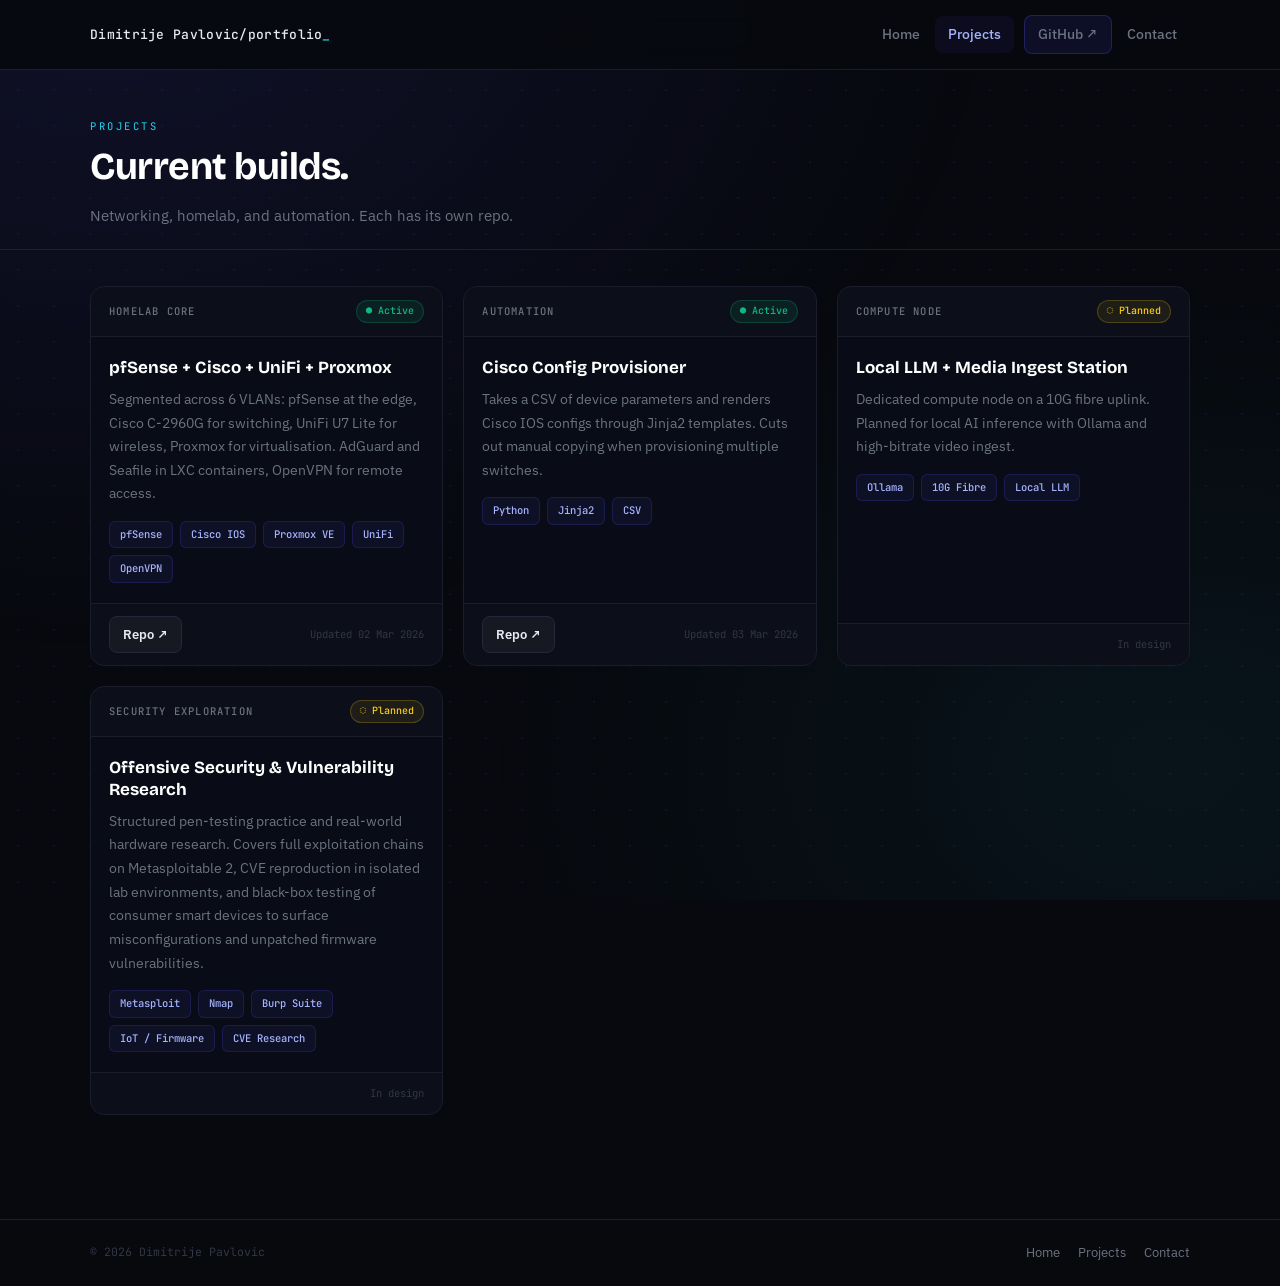
<file: projects.html>
<!doctype html>
<html lang="en">
<head>
<meta charset="utf-8" />
<meta name="viewport" content="width=device-width, initial-scale=1" />
<title>Projects | Dimitrije Pavlovic</title>
<meta name="description" content="Networking, cybersecurity, and homelab projects." />
<link rel="preconnect" href="https://fonts.googleapis.com">
<link rel="preconnect" href="https://fonts.gstatic.com" crossorigin>
<link href="https://fonts.googleapis.com/css2?family=Bricolage+Grotesque:opsz,wght@12..96,400;12..96,600;12..96,700;12..96,800&family=IBM+Plex+Sans:wght@400;500;600&family=JetBrains+Mono:wght@400;500&display=swap" rel="stylesheet">
<link rel="stylesheet" href="assets/css/style.css" />
</head>
<body>

<div id="scroll-progress"></div>

<header class="site-header">
  <div class="container nav">
    <a class="brand" href="./">Dimitrije Pavlovic/portfolio<span class="brand-accent">_</span></a>
    <nav id="site-nav" class="nav-links">
      <a href="./" data-nav="home">Home</a>
      <a href="projects.html" data-nav="projects">Projects</a>
      <a href="https://github.com/pvlvc-dev" target="_blank" rel="noopener" class="nav-cta">GitHub ↗</a>
      <a href="mailto:dimitrije.pav@proton.me">Contact</a>
    </nav>
    <button id="nav-toggle" class="nav-toggle" aria-label="Toggle menu">☰</button>
  </div>
</header>

<main>
  <section class="page-hero">
    <div class="container">
      <div class="section-label reveal">Projects</div>
      <h1 class="section-title reveal reveal-d1">Current builds.</h1>
      <p class="section-sub reveal reveal-d2">
        Networking, homelab, and automation. Each has its own repo.
      </p>
    </div>
  </section>

  <section class="section" style="padding-top:0;">
    <div class="container">
      <div class="cards-grid">

        <article class="card reveal">
          <div class="card-header">
            <span class="card-header-label">Homelab Core</span>
            <span class="card-status active">● Active</span>
          </div>
          <div class="card-body">
            <h3>pfSense + Cisco + UniFi + Proxmox</h3>
            <p>Segmented across 6 VLANs: pfSense at the edge, Cisco C-2960G for switching, UniFi U7 Lite for wireless, Proxmox for virtualisation. AdGuard and Seafile in LXC containers, OpenVPN for remote access.</p>
            <div class="chips">
              <span class="chip">pfSense</span>
              <span class="chip">Cisco IOS</span>
              <span class="chip">Proxmox VE</span>
              <span class="chip">UniFi</span>
              <span class="chip">OpenVPN</span>
            </div>
          </div>
          <div class="card-actions">
            <a class="btn small" href="https://github.com/pvlvc-dev/homelab-infrastructure/blob/main/README.md" target="_blank" rel="noopener">Repo ↗</a>
            <span class="card-date">Updated 02 Mar 2026</span>
          </div>
        </article>

        <article class="card reveal reveal-d1">
          <div class="card-header">
            <span class="card-header-label">Automation</span>
            <span class="card-status active">● Active</span>
          </div>
          <div class="card-body">
            <h3>Cisco Config Provisioner</h3>
            <p>Takes a CSV of device parameters and renders Cisco IOS configs through Jinja2 templates. Cuts out manual copying when provisioning multiple switches.</p>
            <div class="chips">
              <span class="chip">Python</span>
              <span class="chip">Jinja2</span>
              <span class="chip">CSV</span>
            </div>
          </div>
          <div class="card-actions">
            <a class="btn small" href="https://github.com/pvlvc-dev/Cisco-Network-Provisioner" target="_blank" rel="noopener">Repo ↗</a>
            <span class="card-date">Updated 03 Mar 2026</span>
          </div>
        </article>

        <article class="card reveal reveal-d2">
          <div class="card-header">
            <span class="card-header-label">Compute Node</span>
            <span class="card-status planned">◌ Planned</span>
          </div>
          <div class="card-body">
            <h3>Local LLM + Media Ingest Station</h3>
            <p>Dedicated compute node on a 10G fibre uplink. Planned for local AI inference with Ollama and high-bitrate video ingest.</p>
            <div class="chips">
              <span class="chip">Ollama</span>
              <span class="chip">10G Fibre</span>
              <span class="chip">Local LLM</span>
            </div>
          </div>
          <div class="card-actions" style="justify-content:flex-end;">
            <span class="card-date">In design</span>
          </div>
        </article>

        <article class="card reveal reveal-d3">
          <div class="card-header">
            <span class="card-header-label">Security Exploration</span>
            <span class="card-status planned">◌ Planned</span>
          </div>
          <div class="card-body">
            <h3>Offensive Security &amp; Vulnerability Research</h3>
            <p>Structured pen-testing practice and real-world hardware research. Covers full exploitation chains on Metasploitable 2, CVE reproduction in isolated lab environments, and black-box testing of consumer smart devices to surface misconfigurations and unpatched firmware vulnerabilities.</p>
            <div class="chips">
              <span class="chip">Metasploit</span>
              <span class="chip">Nmap</span>
              <span class="chip">Burp Suite</span>
              <span class="chip">IoT / Firmware</span>
              <span class="chip">CVE Research</span>
            </div>
          </div>
          <div class="card-actions" style="justify-content:flex-end;">
            <span class="card-date">In design</span>
          </div>
        </article>

      </div>
    </div>
  </section>
</main>

<footer class="site-footer">
  <div class="container footer-inner">
    <span class="footer-copy">© <span id="year"></span> Dimitrije Pavlovic</span>
    <div class="footer-links">
      <a href="./">Home</a>
      <a href="projects.html">Projects</a>
      <a href="mailto:dimitrije.pav@proton.me">Contact</a>
    </div>
  </div>
</footer>

<script src="assets/js/main.js"></script>
</body>
</html>
</file>
<file: assets/css/style.css>
*, *::before, *::after { box-sizing: border-box; margin: 0; padding: 0; }
html { scroll-behavior: smooth; }
html, body { height: 100%; }

:root {
  --bg:           #07090e;
  --bg-elev:      #0b0e18;
  --bg-card:      #090c16;
  --text:         #e8eaf2;
  --muted:        #6b7280;
  --dim:          #323646;
  --accent:       #4f46e5;
  --accent-2:     #22d3ee;
  --green:        #10b981;
  --yellow:       #facc15;
  --border:       #191d2c;
  --border-hi:    #242838;
  --radius:       14px;
  --radius-sm:    8px;
  --shadow:       0 20px 50px rgba(0,0,0,0.55);
  --font-display: 'Bricolage Grotesque', sans-serif;
  --font-body:    'IBM Plex Sans', sans-serif;
  --font-mono:    'JetBrains Mono', monospace;
}

body {
  font-family: var(--font-body);
  background: var(--bg);
  color: var(--text);
  line-height: 1.65;
  overflow-x: hidden;
}

/* dot grid background */
body::before {
  content: '';
  position: fixed;
  inset: 0;
  background-image: radial-gradient(circle, rgba(79,70,229,0.11) 1px, transparent 1px);
  background-size: 36px 36px;
  pointer-events: none;
  z-index: 0;
}

/* ambient gradient blobs */
body::after {
  content: '';
  position: fixed;
  inset: 0;
  background:
    radial-gradient(ellipse 900px 700px at 8% -5%, rgba(79,70,229,0.13), transparent),
    radial-gradient(ellipse 700px 500px at 92% 85%, rgba(34,211,238,0.06), transparent);
  pointer-events: none;
  z-index: 0;
}

/* scroll progress bar */
#scroll-progress {
  position: fixed;
  top: 0; left: 0;
  height: 2px;
  width: 0%;
  background: linear-gradient(90deg, var(--accent), var(--accent-2));
  z-index: 300;
  transition: width 0.08s linear;
}

/* Layout */
.container { position: relative; z-index: 1; width: min(1100px, 92%); margin: 0 auto; }
.section { padding: 64px 0; }

/*Scroll reveal animations*/
.reveal {
  opacity: 0;
  transform: translateY(26px);
  transition: opacity 0.7s cubic-bezier(0.16,1,0.3,1),
              transform 0.7s cubic-bezier(0.16,1,0.3,1);
}
.reveal.visible { opacity: 1; transform: translateY(0); }
.reveal-d1 { transition-delay: 0.08s; }
.reveal-d2 { transition-delay: 0.16s; }
.reveal-d3 { transition-delay: 0.24s; }
.reveal-d4 { transition-delay: 0.34s; }

/* Navigation*/
.site-header {
  position: sticky;
  top: 0; z-index: 100;
  background: rgba(7,9,14,0.82);
  backdrop-filter: blur(14px);
  -webkit-backdrop-filter: blur(14px);
  border-bottom: 1px solid var(--border);
}
.nav {
  display: flex;
  align-items: center;
  justify-content: space-between;
  padding: 15px 0;
}
.brand {
  font-family: var(--font-mono);
  font-size: 13px;
  font-weight: 500;
  color: var(--text);
  text-decoration: none;
  letter-spacing: 0.3px;
}
.brand .brand-accent { color: var(--accent-2); }
.nav-links { display: none; gap: 2px; align-items: center; }
.nav-links a {
  font-size: 14px;
  font-weight: 500;
  color: var(--muted);
  text-decoration: none;
  padding: 7px 13px;
  border-radius: var(--radius-sm);
  transition: color 0.15s, background 0.15s;
}
.nav-links a:hover { color: var(--text); background: rgba(255,255,255,0.04); }
.nav-links a.active { color: #a5b4fc; background: rgba(79,70,229,0.08); }
.nav-cta {
  display: inline-flex;
  align-items: center;
  gap: 6px;
  margin-left: 8px;
  padding: 7px 14px;
  border-radius: var(--radius-sm);
  background: rgba(79,70,229,0.12);
  border: 1px solid rgba(79,70,229,0.3);
  color: #a5b4fc;
  font-size: 13px;
  font-weight: 500;
  text-decoration: none;
  transition: all 0.2s;
}
.nav-cta:hover { background: rgba(79,70,229,0.22); border-color: rgba(79,70,229,0.55); }
.nav-toggle {
  display: inline-flex;
  align-items: center;
  justify-content: center;
  background: transparent;
  color: var(--muted);
  border: 1px solid var(--border-hi);
  border-radius: var(--radius-sm);
  padding: 8px 13px;
  cursor: pointer;
  font-size: 15px;
  transition: color 0.15s, border-color 0.15s;
}
.nav-toggle:hover { color: var(--text); border-color: var(--dim); }
#site-nav.open {
  display: flex;
  flex-direction: column;
  gap: 4px;
  position: absolute;
  right: 4%; left: 4%;
  top: 55px;
  padding: 12px;
  background: #0b0e18;
  border: 1px solid var(--border-hi);
  border-radius: var(--radius);
  box-shadow: var(--shadow);
}
@media (min-width: 860px) {
  .nav-links { display: inline-flex; }
  .nav-toggle { display: none; }
}

/*Hero*/
.hero {
  padding: 64px 0 52px;
  position: relative;
  overflow: hidden;
}
.hero-inner {
  display: grid;
  grid-template-columns: 1fr;
  gap: 56px;
  align-items: center;
}
@media (min-width: 900px) { .hero-inner { grid-template-columns: 1.15fr 0.85fr; } }

.hero h1 {
  font-family: var(--font-display);
  font-size: clamp(38px, 5.5vw, 66px);
  font-weight: 800;
  line-height: 1.04;
  letter-spacing: -1.5px;
  margin-bottom: 22px;
  color: #fff;
}
.hero h1 em {
  font-style: normal;
  background: linear-gradient(130deg, #a5b4fc 10%, var(--accent-2) 70%);
  -webkit-background-clip: text;
  background-clip: text;
  -webkit-text-fill-color: transparent;
}

.hero-desc {
  font-size: 15.5px;
  color: var(--muted);
  max-width: 460px;
  margin-bottom: 34px;
  line-height: 1.8;
}

.hero-stats {
  display: flex;
  gap: 32px;
  flex-wrap: wrap;
  margin-bottom: 38px;
  padding-bottom: 36px;
  border-bottom: 1px solid var(--border);
}
.hero-stat { display: flex; flex-direction: column; gap: 2px; }
.hero-stat-value {
  font-family: var(--font-display);
  font-size: 26px;
  font-weight: 700;
  color: #fff;
  line-height: 1;
}
.hero-stat-label {
  font-family: var(--font-mono);
  font-size: 10px;
  color: var(--muted);
  letter-spacing: 0.8px;
  text-transform: uppercase;
}

.cta { display: flex; gap: 12px; flex-wrap: wrap; }

/*Terminal Status Card*/
.terminal-card {
  background: rgba(9,12,22,0.95);
  border: 1px solid var(--border-hi);
  border-radius: var(--radius);
  overflow: clip;
  box-shadow: 0 0 0 1px rgba(79,70,229,0.08), var(--shadow);
}
.terminal-titlebar {
  display: flex;
  align-items: center;
  gap: 7px;
  padding: 11px 16px;
  border-bottom: 1px solid var(--border);
  background: rgba(255,255,255,0.015);
}
.t-dot {
  width: 10px; height: 10px;
  border-radius: 50%;
}
.t-dot.r { background: #ff5f57; }
.t-dot.y { background: #febc2e; }
.t-dot.g { background: #28c840; }
.terminal-filename {
  font-family: var(--font-mono);
  font-size: 11px;
  color: var(--muted);
  margin-left: 6px;
}
.terminal-body { padding: 18px 20px 20px; overflow-x: auto; }
.terminal-cursor {
  display: inline-block;
  width: 6px; height: 13px;
  background: var(--accent-2);
  border-radius: 1px;
  animation: blink-cursor 1.1s step-end infinite;
  vertical-align: middle;
  margin-left: 3px;
}
@keyframes blink-cursor { 50% { opacity: 0; } }

/*Section headings*/
.section-label {
  font-family: var(--font-mono);
  font-size: 10.5px;
  color: var(--accent-2);
  letter-spacing: 2.5px;
  text-transform: uppercase;
  margin-bottom: 10px;
}
.section-title {
  font-family: var(--font-display);
  font-size: clamp(26px, 3.5vw, 38px);
  font-weight: 700;
  letter-spacing: -0.5px;
  color: #fff;
  margin-bottom: 14px;
  line-height: 1.15;
}
.section-sub {
  color: var(--muted);
  font-size: 15px;
  line-height: 1.75;
  max-width: 520px;
}

/*About*/
.grid-2 {
  display: grid;
  grid-template-columns: 1fr;
  gap: 52px;
  align-items: start;
}
@media (min-width: 820px) { .grid-2 { grid-template-columns: 1fr 1fr; } }

.about-text p {
  color: var(--muted);
  font-size: 15px;
  line-height: 1.82;
  margin-bottom: 16px;
}
.about-text p:last-of-type { margin-bottom: 0; }

.skill-grid {
  display: grid;
  grid-template-columns: repeat(2, 1fr);
  gap: 9px;
  margin-top: 8px;
}
.skill-item {
  display: flex;
  align-items: center;
  gap: 10px;
  padding: 10px 12px;
  background: rgba(255,255,255,0.018);
  border: 1px solid var(--border);
  border-radius: var(--radius-sm);
  transition: border-color 0.2s, background 0.2s;
  cursor: default;
}
.skill-item:hover {
  border-color: rgba(79,70,229,0.35);
  background: rgba(79,70,229,0.05);
}
.skill-icon {
  width: 28px; height: 28px;
  border-radius: 6px;
  display: grid;
  place-items: center;
  font-size: 14px;
  background: rgba(79,70,229,0.12);
  flex-shrink: 0;
  border: 1px solid rgba(79,70,229,0.18);
}
.skill-icon img { width: 15px; height: 15px; display: block; }
.skill-name {
  font-family: var(--font-mono);
  font-size: 11.5px;
  font-weight: 500;
  color: var(--text);
}

/*Cards*/
.cards-grid {
  display: grid;
  grid-template-columns: 1fr;
  gap: 20px;
}
@media (min-width: 820px) { .cards-grid { grid-template-columns: repeat(3, 1fr); } }

.card {
  position: relative;
  background: var(--bg-card);
  border: 1px solid var(--border);
  border-radius: var(--radius);
  overflow: hidden;
  display: flex;
  flex-direction: column;
  transition:
    border-color 0.25s,
    transform 0.28s cubic-bezier(0.22,1,0.36,1),
    box-shadow 0.28s;
}
/* mouse glow gradient */
.card::before {
  content: '';
  position: absolute;
  inset: 0;
  background: radial-gradient(
    500px circle at var(--mx, 50%) var(--my, 50%),
    rgba(79,70,229,0.09),
    transparent 40%
  );
  opacity: 0;
  transition: opacity 0.3s;
  pointer-events: none;
  border-radius: var(--radius);
}
.card:hover { border-color: rgba(79,70,229,0.38); transform: translateY(-5px); box-shadow: 0 14px 36px rgba(79,70,229,0.14); }
.card:hover::before { opacity: 1; }

.card-header {
  padding: 13px 18px;
  border-bottom: 1px solid var(--border);
  display: flex;
  align-items: center;
  justify-content: space-between;
  background: rgba(255,255,255,0.012);
}
.card-header-label {
  font-family: var(--font-mono);
  font-size: 10.5px;
  font-weight: 500;
  color: var(--muted);
  letter-spacing: 1.2px;
  text-transform: uppercase;
}
.card-status {
  font-family: var(--font-mono);
  font-size: 10px;
  font-weight: 500;
  padding: 2px 9px;
  border-radius: 999px;
}
.card-status.active {
  color: var(--green);
  background: rgba(16,185,129,0.1);
  border: 1px solid rgba(16,185,129,0.22);
}
.card-status.planned {
  color: var(--yellow);
  background: rgba(250,204,21,0.08);
  border: 1px solid rgba(250,204,21,0.22);
}

.card-body { padding: 20px 18px; flex: 1; }
.card-body h3 {
  font-family: var(--font-display);
  font-size: 17px;
  font-weight: 700;
  color: #fff;
  margin-bottom: 9px;
  line-height: 1.3;
}
.card-body p { font-size: 13.5px; color: var(--muted); line-height: 1.75; }

.chips { display: flex; flex-wrap: wrap; gap: 7px; margin-top: 15px; }
.chip {
  font-family: var(--font-mono);
  font-size: 10.5px;
  font-weight: 500;
  padding: 4px 10px;
  border-radius: 6px;
  background: rgba(79,70,229,0.08);
  border: 1px solid rgba(79,70,229,0.22);
  color: #a5b4fc;
}

.card-actions {
  display: flex;
  align-items: center;
  justify-content: space-between;
  padding: 12px 18px;
  border-top: 1px solid var(--border);
  background: rgba(255,255,255,0.01);
}
.card-date {
  font-family: var(--font-mono);
  font-size: 10.5px;
  color: var(--dim);
}

/*Buttons*/
.btn {
  display: inline-flex;
  align-items: center;
  gap: 6px;
  text-decoration: none;
  font-family: var(--font-body);
  font-weight: 600;
  font-size: 14px;
  padding: 10px 20px;
  border-radius: var(--radius-sm);
  border: 1px solid var(--border-hi);
  color: var(--text);
  background: rgba(255,255,255,0.04);
  transition: all 0.18s;
  cursor: pointer;
  white-space: nowrap;
}
.btn:hover { background: rgba(255,255,255,0.08); transform: translateY(-1px); }
.btn.primary {
  background: linear-gradient(140deg, #4f46e5, #3730a3);
  border-color: transparent;
  color: #fff;
  box-shadow: 0 4px 14px rgba(79,70,229,0.35);
}
.btn.primary:hover { box-shadow: 0 6px 22px rgba(79,70,229,0.5); transform: translateY(-2px); }
.btn.ghost { background: transparent; border-color: var(--border-hi); }
.btn.ghost:hover { border-color: var(--dim); }
.btn.small { padding: 7px 13px; font-size: 13px; }

/*Projects page hero*/
.page-hero {
  padding: 48px 0 20px;
  border-bottom: 1px solid var(--border);
  margin-bottom: 36px;
}

/*Footer*/
.site-footer {
  border-top: 1px solid var(--border);
  background: rgba(7,9,14,0.9);
  margin-top: 40px;
}
.footer-inner {
  display: flex;
  align-items: center;
  justify-content: space-between;
  padding: 22px 0;
  gap: 12px;
}
.footer-copy {
  font-family: var(--font-mono);
  font-size: 11.5px;
  color: var(--dim);
}
.footer-links { display: flex; gap: 18px; }
.footer-links a { font-size: 13px; color: var(--muted); text-decoration: none; transition: color 0.15s; }
.footer-links a:hover { color: var(--text); }

/* Terminal redesign */
.t-prompt-line {
  display: flex;
  align-items: center;
  font-family: var(--font-mono);
  font-size: 12px;
  line-height: 1.6;
  margin-top: 8px;
}
.t-prompt-line:first-child { margin-top: 0; }
.tp-user  { color: #86efac; }
.tp-sep   { color: #86efac; }
.tp-colon { color: var(--muted); }
.tp-path  { color: #93c5fd; }
.tp-dollar { color: var(--muted); }
.t-cmd-text { color: var(--text); }

.t-out {
  font-family: var(--font-mono);
  font-size: 11.5px;
  line-height: 1.65;
  padding-left: 2px;
  margin-top: 4px;
}
.t-col-hd {
  color: var(--dim);
  font-size: 10.5px;
  letter-spacing: 0.4px;
  padding-bottom: 4px;
  border-bottom: 1px solid var(--border);
  margin-bottom: 3px;
}
.t-if-row {
  display: grid;
  grid-template-columns: 62px 138px 1fr auto;
  align-items: center;
  padding: 2px 0;
}
.t-ifname  { color: #a5b4fc; }
.t-ifaddr  { color: var(--muted); }
.t-ifrole  { color: var(--dim); }
.t-ifup    { color: var(--green); }

.t-svc-row {
  display: grid;
  grid-template-columns: 16px 1fr auto;
  align-items: center;
  gap: 6px;
  padding: 2px 0;
}
.t-svc-dot      { font-size: 10px; line-height: 1; }
.t-svc-dot.on   { color: var(--green); }
.t-svc-dot.wip  { color: var(--yellow); }
.t-svc-name     { color: var(--text); font-size: 11.5px; }
.t-svc-stat     { font-size: 10.5px; }
.t-svc-stat.on  { color: var(--green); }
.t-svc-stat.wip { color: var(--yellow); }

.t-gap { height: 12px; }

@media (max-width: 600px) {
  .hero         { padding: 44px 0 36px; }
  .hero-inner   { gap: 32px; }
  .section      { padding: 48px 0; }
  .grid-2       { gap: 36px; }
  .page-hero    { padding: 36px 0 16px; margin-bottom: 28px; }
  .footer-inner { gap: 8px; }
}
@media (max-width: 400px) {
  .terminal-body  { padding: 14px 14px 16px; }
  .t-if-row       { grid-template-columns: 54px 116px 1fr auto; }
}

/*Utilities*/
.muted { color: var(--muted); }
</file>
